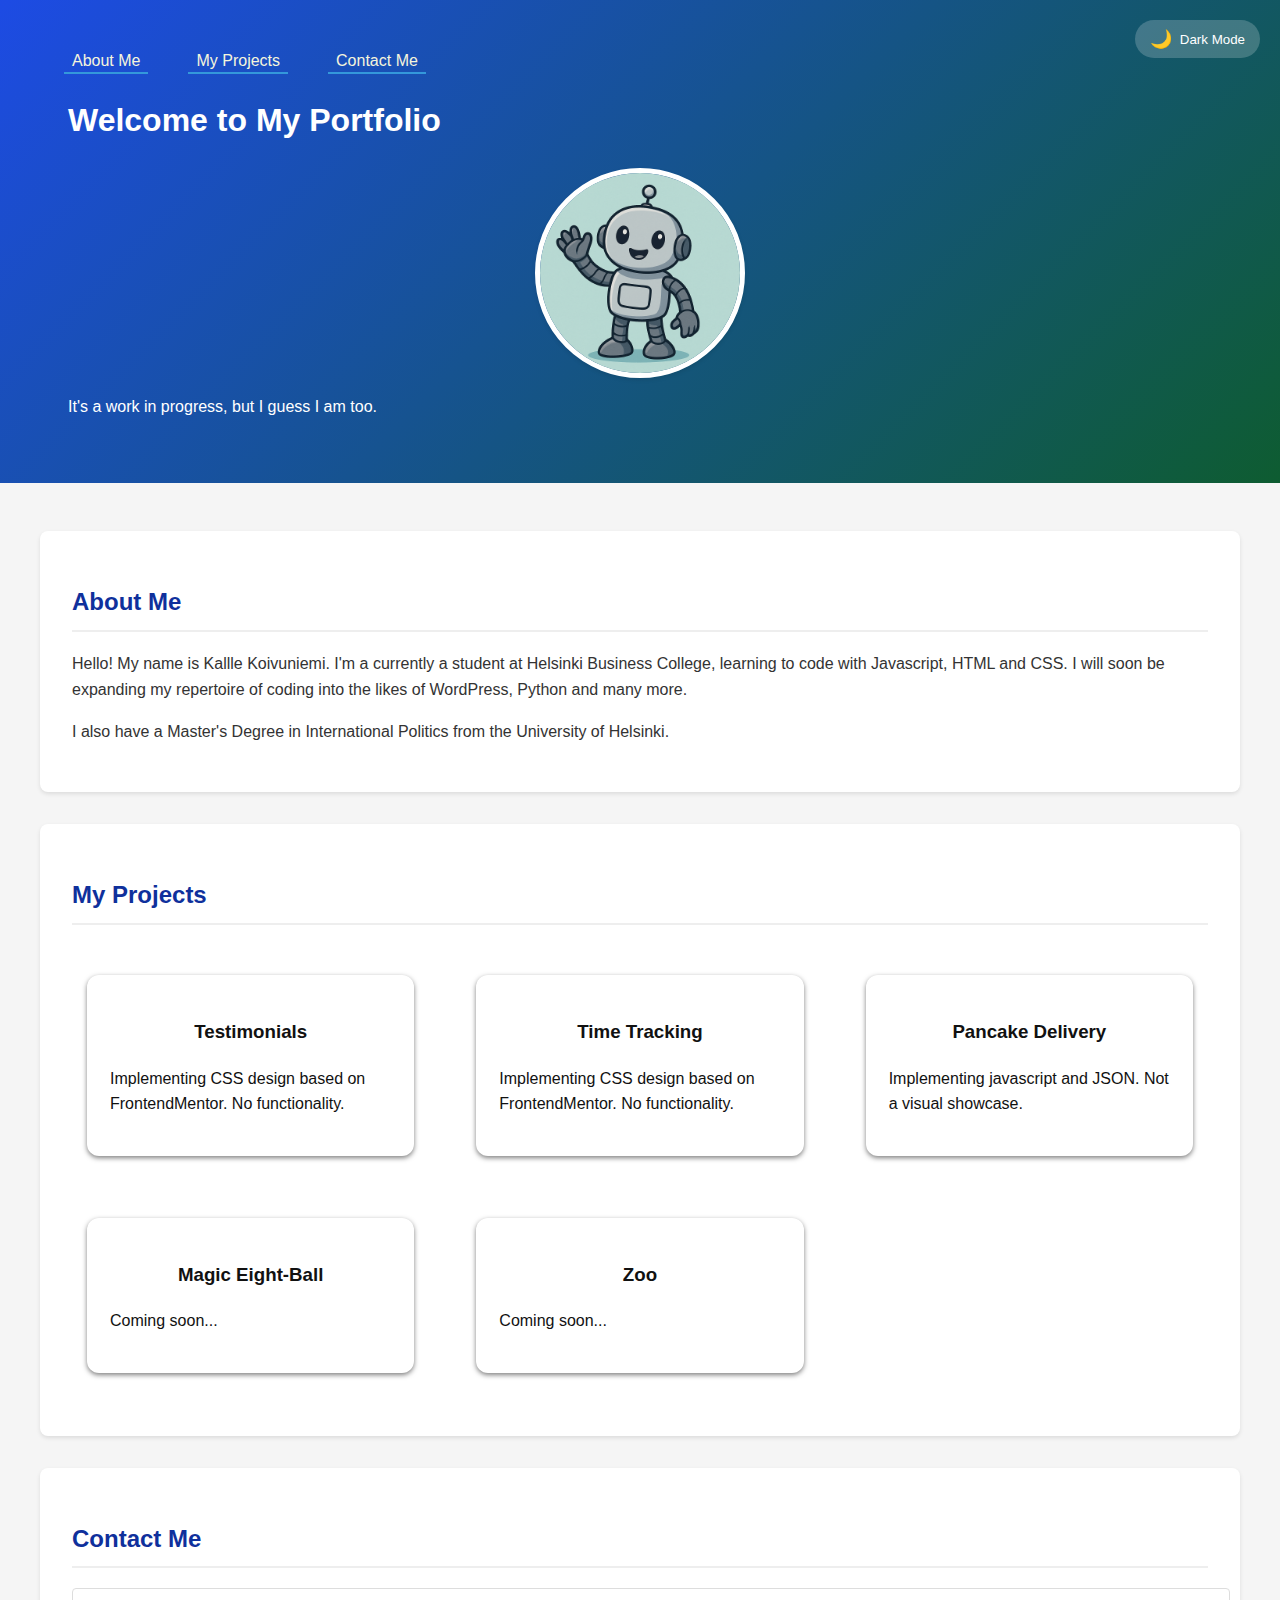
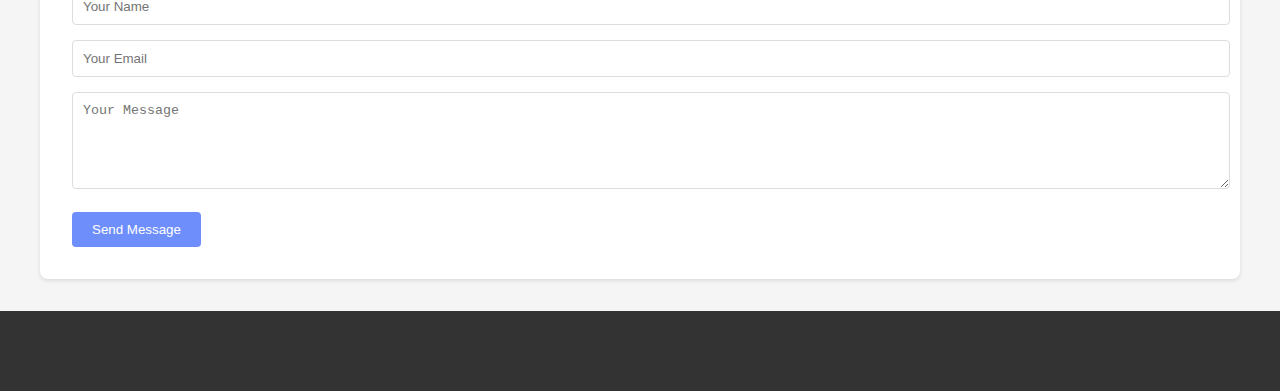
<file: index.html>
<!DOCTYPE html>
<html lang="en">
  <head>
    <meta charset="UTF-8" />
    <meta name="viewport" content="width=device-width, initial-scale=1.0" />
    <title>Kalle Koivuniemi's Portfolio</title>
    <link rel="icon" href="favicon.png" type="image/x-icon" />
    <link rel="stylesheet" href="styles.css" />
    <style></style>
  </head>
  <body>
    <header>
      <nav id="navbar">
        <div class="nav-item">
          <a class="navButton" href="#about">About Me</a>
          <div class="underline-box"></div>
        </div>

        <div class="nav-item">
          <a class="navButton" href="#projects">My Projects</a>
          <div class="underline-box"></div>
        </div>

        <div class="nav-item">
          <a class="navButton" href="#contact">Contact Me</a>
          <div class="underline-box"></div>
        </div>
      </nav>

      <button class="theme-toggle" id="themeToggle">
        <span class="toggle-icon">🌙</span>
        <span>Dark Mode</span>
      </button>

      <div class="container">
        <h1 class="animated-text">Welcome to My Portfolio</h1>
        <img
          src="images\ChatGPT Image May 13, 2025 at 12_47_36 PM.png"
          alt="Profile Image"
          class="profile-img"
        />
        <p>It's a work in progress, but I guess I am too.</p>
      </div>
    </header>

    <div class="container">
      <section id="about">
        <h2>About Me</h2>
        <p>
          Hello! My name is Kallle Koivuniemi. I'm a currently a student at
          Helsinki Business College, learning to code with Javascript, HTML and
          CSS. I will soon be expanding my repertoire of coding into the likes
          of WordPress, Python and many more.
        </p>
        <p>
          I also have a Master's Degree in International Politics from the
          University of Helsinki.
        </p>
      </section>

      <section id="projects">
        <h2>My Projects</h2>

        <div class="projects">
          <a
            href="testimonials-grid-section-main\testimonials-grid-section-main\index.html"
            ><div class="project-item">
              <div class="project-container"><h3>Testimonials</h3></div>
              <p class="project-description">
                Implementing CSS design based on FrontendMentor. No
                functionality.
              </p>
            </div></a
          >
          <a href="time-tracking-dashboard-main\index.html"
            ><div class="project-item">
              <div class="project-container"><h3>Time Tracking</h3></div>
              <p class="project-description">
                Implementing CSS design based on FrontendMentor. No
                functionality.
              </p>
            </div></a
          >

          <a href="pannukakku_vaihe3\pannukakku3.html"
            ><div class="project-item">
              <div class="project-container"><h3>Pancake Delivery</h3></div>
              <p class="project-description">
                Implementing javascript and JSON. Not a visual showcase.
              </p>
            </div></a
          >

          <div class="project-item">
            <div class="project-container"><h3>Magic Eight-Ball</h3></div>
            <p class="project-description">Coming soon...</p>
          </div>
          <div class="project-item">
            <div class="project-container"><h3>Zoo</h3></div>
            <p class="project-description">Coming soon...</p>
          </div>
        </div>
      </section>

      <section id="contact">
        <h2>Contact Me</h2>
        <form
          class="contact-form"
          onsubmit="event.preventDefault(); formSubmitted()"
        >
          <input type="text" placeholder="Your Name" required />
          <input type="email" placeholder="Your Email" required />
          <textarea rows="5" placeholder="Your Message" required></textarea>
          <button type="submit">Send Message</button>
        </form>
      </section>
    </div>

    <button id="backToTopBtn" style="display: none">⬆ Back to Top</button>

    <footer>
      <div class="container">
        <p></p>
      </div>
    </footer>

    <script>
      // submission form
      function formSubmitted() {
        alert(
          "Thank you for your message! This form doesn't actually submit data as this is a demo page."
        );
      }

      // dark theme toggle
      const themeToggle = document.getElementById("themeToggle");
      const toggleIcon = themeToggle.querySelector(".toggle-icon");
      const toggleText = themeToggle.querySelector("span:not(.toggle-icon)");

      const currentTheme =
        localStorage.getItem("theme") ||
        (window.matchMedia("(prefers-color-scheme: dark)").matches
          ? "dark"
          : "light");

      if (currentTheme === "dark") {
        document.body.classList.add("dark-mode");
        toggleIcon.textContent = "☀️";
        toggleText.textContent = "Light Mode";
      }

      themeToggle.addEventListener("click", () => {
        document.body.classList.toggle("dark-mode");
        const isDark = document.body.classList.contains("dark-mode");

        toggleIcon.textContent = isDark ? "☀️" : "🌙";
        toggleText.textContent = isDark ? "Light Mode" : "Dark Mode";

        localStorage.setItem("theme", isDark ? "dark" : "light");
      });

      // back to top button
      window.addEventListener("scroll", () => {
        if (window.scrollY > 300) {
          backToTopBtn.style.display = "block";
        } else {
          backToTopBtn.style.display = "none";
        }
      });

      backToTopBtn.addEventListener("click", () => {
        window.scrollTo({
          top: 0,
          behavior: "smooth",
        });
      });
    </script>
  </body>
</html>
</file>
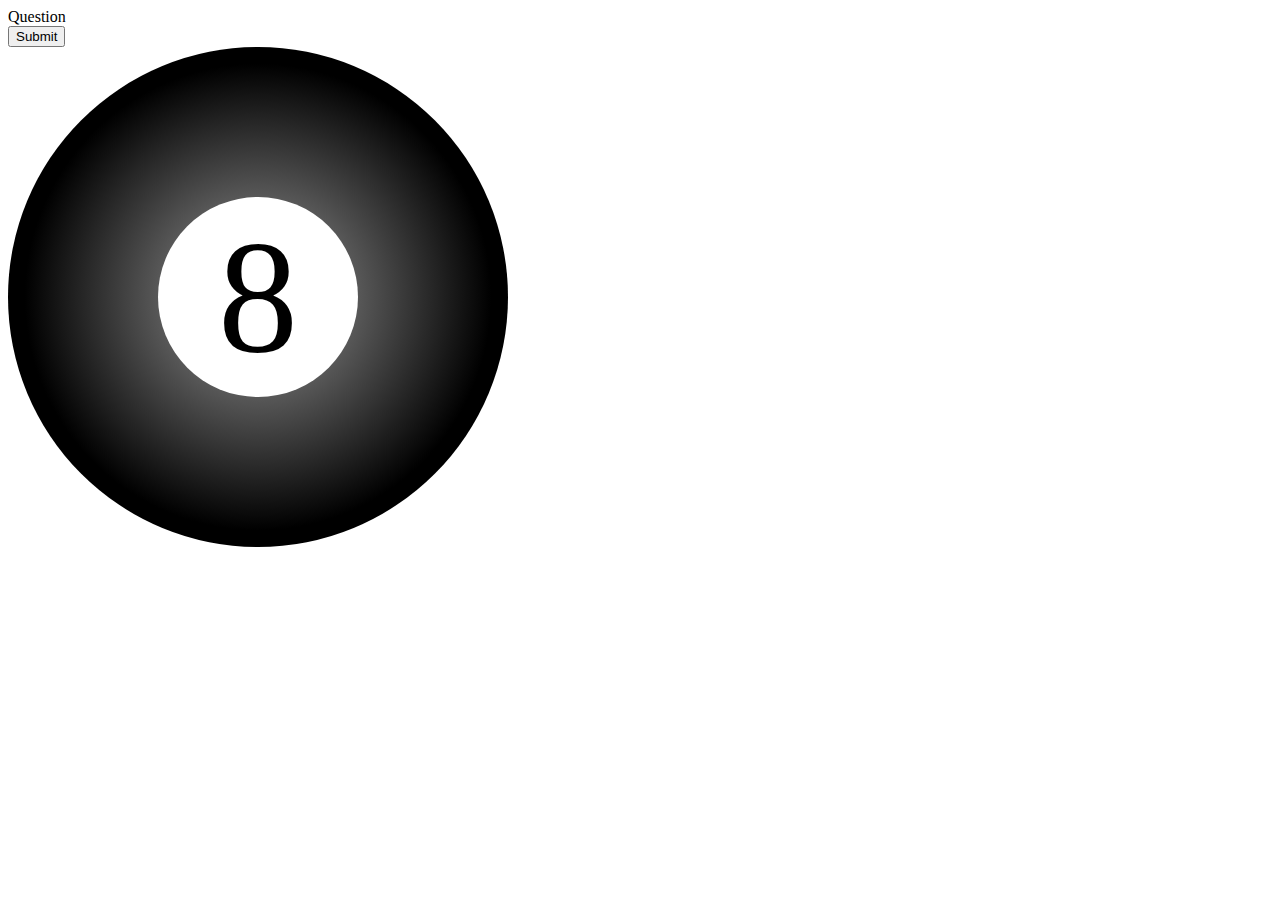
<file: magic 8ball/index.html>
<!DOCTYPE html>
<html lang="en">
  <head>
    <meta charset="UTF-8" />
    <meta name="viewport" content="width=device-width, initial-scale=1.0" />
    <title>Magic 8-ball</title>
    <link rel="stylesheet" href="styles.css" />
  </head>
  <body>
    <div id="question">Question</div>
    <button id="answerBtn">Submit</button>

    <span class="outer"><span class="inner">8</span></span>

    <script src="script.js"></script>
  </body>
</html>
</file>
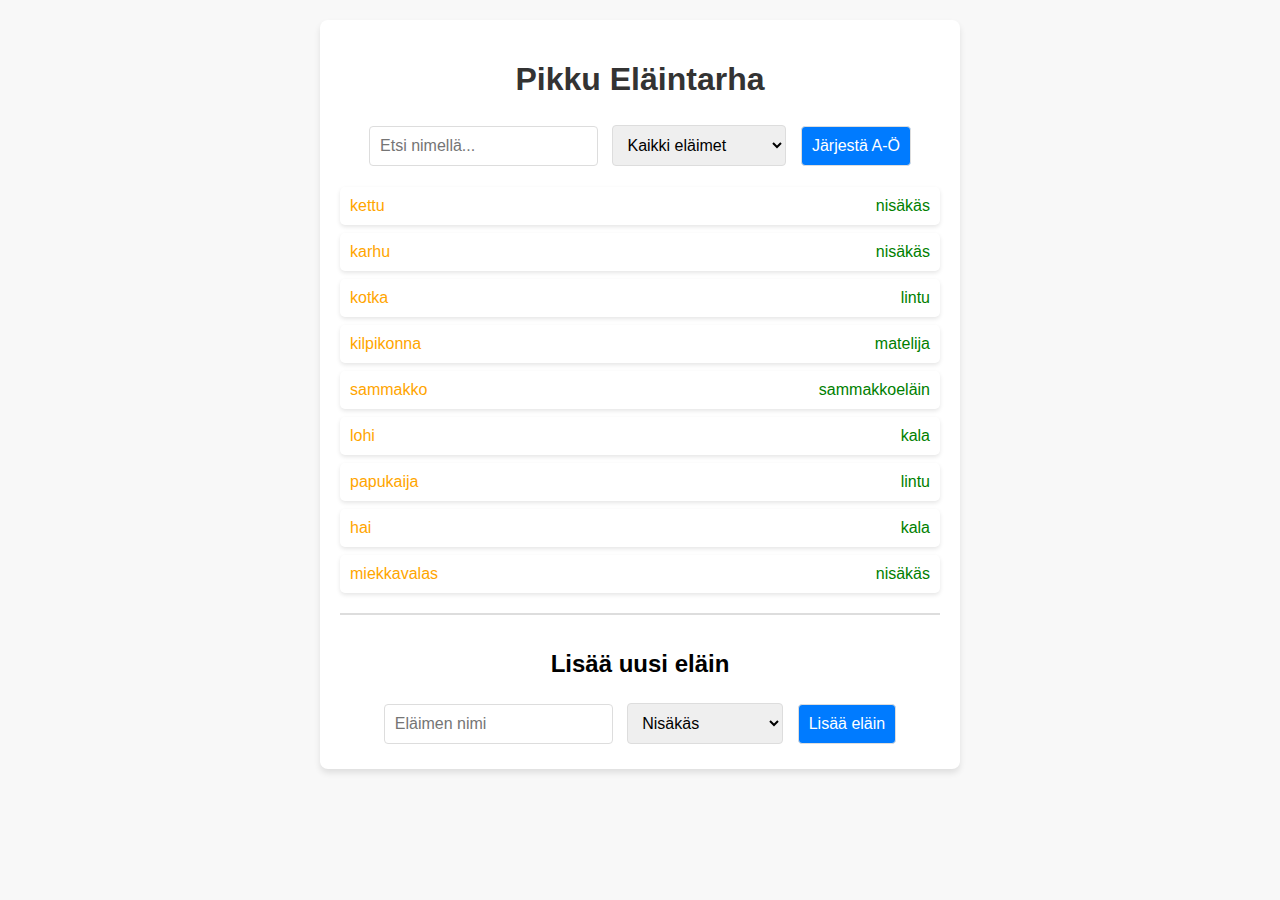
<file: pikku_eläintarha/index.html>
<!DOCTYPE html>
<html lang="fi">
  <head>
    <meta charset="UTF-8" />
    <meta name="viewport" content="width=device-width, initial-scale=1.0" />
    <title>Pikku Eläintarha</title>
    <link rel="icon" href="favicon.png" type="image/png" />
    <link rel="stylesheet" href="style.css" />
  </head>
  <body>
    <div class="container">
      <h1>Pikku Eläintarha</h1>

      <!-- Haku ja suodatus osio -->
      <div class="controls">
        <input type="text" id="searchAnimal" placeholder="Etsi nimellä..." />
        <select id="filterType">
          <option value="kaikki">Kaikki eläimet</option>
          <option value="nisäkäs">Nisäkkäät</option>
          <option value="lintu">Linnut</option>
          <option value="matelija">Matelijat</option>
          <option value="sammakkoeläin">Sammakkoeläimet</option>
          <option value="kala">Kalat</option>
        </select>
        <button id="sortAnimals">Järjestä A-Ö</button>
      </div>

      <!-- Eläinten listanäkymä -->
      <ul id="animalList"></ul>

      <!-- Uuden eläimen lisääminen -->
      <div class="add-animal">
        <h2>Lisää uusi eläin</h2>
        <input type="text" id="newAnimalName" placeholder="Eläimen nimi" />
        <select id="newAnimalType">
          <option value="Nisäkäs">Nisäkäs</option>
          <option value="Lintu">Lintu</option>
          <option value="Matelija">Matelija</option>
          <option value="Sammakkoeläin">Sammakkoeläin</option>
          <option value="Kala">Kala</option>
        </select>
        <button id="addAnimal">Lisää eläin</button>
      </div>
    </div>
    <script src="esimerkki.js"></script>
  </body>
</html>
</file>
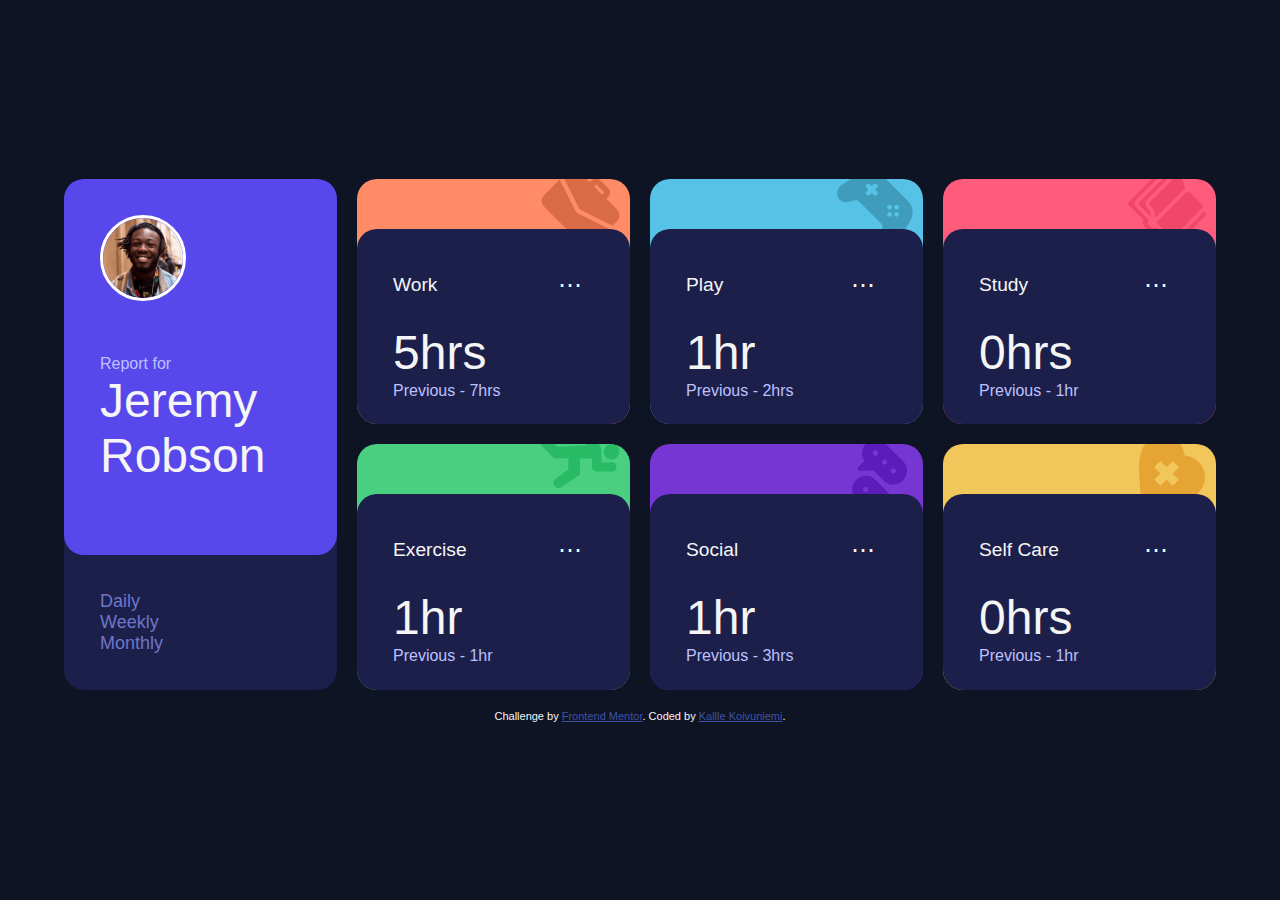
<file: time-tracking-dashboard-main/index.html>
<!DOCTYPE html>
<html lang="en">
  <head>
    <meta charset="UTF-8" />
    <meta name="viewport" content="width=device-width, initial-scale=1.0" />
    <!-- displays site properly based on user's device -->

    <link
      rel="icon"
      type="image/png"
      sizes="32x32"
      href="./images/favicon-32x32.png"
      href="images/"
      rel="preconnect"
      href="https://fonts.googleapis.com"
      rel="preconnect"
      href="https://fonts.gstatic.com"
      crossorigin
      href="https://fonts.googleapis.com/css2?family=Rubik:wght@300;400;500&display=swap"
      rel="stylesheet"
    />

    <title>Frontend Mentor | Time tracking dashboard</title>

    <!-- Feel free to remove these styles or customise in your own stylesheet 👍 -->
    <style>
      body {
        background: hsl(226, 43%, 10%);
        color: whitesmoke;
        font-size: 18px;
        font-weight: 400;
        font-family: "Rubik", sans-serif;
        min-height: 100vh;
        margin: 0;
        padding: 0;
        display: flex;
        justify-content: center;
        align-items: center;
        flex-direction: column;
      }
      .widgetsContainer {
        display: grid;
        grid-template-columns: repeat(4, 1fr);
        grid-template-rows: repeat(2, 1fr);
        gap: 20px;
        width: 90vw;
        max-width: 1400px;
        min-height: 50vh;
        margin-bottom: 20px;
      }

      /* main widget with client info*/

      .mainWidget {
        background: hsl(235, 46%, 20%);
        border-radius: 20px;

        display: flex;
        flex-direction: column;
        justify-content: flex-start;

        grid-column: 1 / 2;
        grid-row: 1 / 3;
      }

      .clientInfo {
        background-color: hsl(246, 80%, 60%);
        border-radius: 20px;
        padding: 2em;
        display: flex;
        flex-direction: column;
        flex-grow: 1;
        max-height: 400px;
        min-height: 200px;
      }

      .clientInfo img {
        position: relative;
        width: 80px;
        height: 80px;
        border-radius: 50%;
        border: 3px solid white;
      }
      .clientName {
        margin-top: 3em;
        margin-bottom: 2em;
      }
      .timeframes {
        display: flex;
        flex-direction: column;
        justify-content: space-around;
        flex-grow: 1;
        padding: 2em;
      }
      .timeframes span {
        color: hsl(235, 45%, 61%);
      }
      .timeframes span:hover {
        color: aliceblue;
        cursor: pointer;
      }

      .hoursDisplay {
        display: flex;
        flex-direction: column;
      }

      /*other widgets for activities*/

      .widgets {
        position: relative;
        border-radius: 20px;
        min-height: 200px;
        display: flex;
        overflow: hidden;
        margin: 0;
      }
      .widgetsDisplay {
        background-color: hsl(235, 46%, 20%);
        position: absolute;
        display: flex;
        flex-direction: column;
        justify-content: space-around;
        flex-grow: 1;
        padding: 2em;
        border-top-left-radius: 20px;
        border-top-right-radius: 20px;
        top: 50px;
        left: 0;
        right: 0;
        bottom: 0;
      }
      .widgets:hover .widgetsDisplay {
        background-color: hsl(235, 45%, 61%);
        cursor: pointer;
      }

      /* background colors for widgets */

      #work {
        background-color: hsl(15, 100%, 70%);
      }
      #play {
        background-color: hsl(195, 74%, 62%);
      }
      #study {
        background-color: hsl(348, 100%, 68%);
      }
      #exercise {
        background-color: hsl(145, 58%, 55%);
      }
      #social {
        background-color: hsl(264, 64%, 52%);
      }
      #selfCare {
        background-color: hsl(43, 84%, 65%);
      }
      .cornerIcon {
        position: absolute;
        top: -10px;
        right: 10px;
      }

      /* attributes*/

      .attribution {
        font-size: 11px;
        text-align: center;
      }
      .attribution a {
        color: hsl(228, 45%, 44%);
      }
      .clientName .smallText {
        display: block;
      }
      .smallText {
        color: hsl(236, 100%, 87%);
        font-weight: 300;
        font-size: 1rem;
      }
      .regularText {
        font-weight: 400;
        font-size: 1.5rem;
      }
      .largeText {
        font-weight: 500;
        font-size: 3rem;
      }

      .title-row {
        display: flex;
        justify-content: space-between;
        align-items: center;
        margin-bottom: 20px;
      }

      .activityTitle {
        font-weight: 500;
        font-size: 1.2rem;
      }

      .settings-button {
        background: none;
        border: none;
        font-size: 24px;
        cursor: pointer;
        padding: 8px 12px;
        color: aliceblue;
        line-height: 1;
      }

      /*mobile settings*/

      @media (max-width: 768px) {
        body {
          padding: 20px;
          align-items: stretch;
        }

        .widgetsContainer {
          display: flex;
          flex-direction: column;
          gap: 20px;
          width: 100%;
          max-width: 100%;
          min-height: auto;
        }

        .mainWidget {
          grid-column: unset;
          grid-row: unset;
          min-height: auto;
        }

        .clientInfo {
          flex-direction: row;
          align-items: center;
          gap: 20px;
          min-height: auto;
          max-height: none;
          padding: 1.5em;
        }

        .clientInfo img {
          width: 60px;
          height: 60px;
          margin: 0;
        }

        .clientName {
          margin: 0;
        }

        .clientName .largeText {
          font-size: 1.5rem;
        }

        .timeframes {
          flex-direction: row;
          justify-content: space-between;
          padding: 1.5em;
        }

        .widgets {
          min-height: 200px;
        }

        .widgetsDisplay {
          padding: 1.5em;
        }

        .largeText {
          font-size: 2rem;
        }

        .hoursDisplay {
          display: flex;
          flex-direction: row;
          justify-content: space-between;
          align-items: center;
        }
      }
    </style>
  </head>
  <body>
    <div class="widgetsContainer">
      <!-- main widget -->
      <div class="mainWidget">
        <div class="clientInfo">
          <img
            src="images/image-jeremy.png"
            alt="Jeremy Robson profile picture"
          />
          <div class="clientName">
            <span class="smallText">Report for</span>
            <span class="largeText">Jeremy Robson</span>
          </div>
        </div>
        <div class="timeframes">
          <span>Daily</span>
          <span>Weekly</span>
          <span>Monthly</span>
        </div>
      </div>

      <!-- work widget -->
      <div class="widgets" id="work">
        <img src="images/icon-work.svg" alt="work icon" class="cornerIcon" />
        <div class="widgetsDisplay">
          <div class="title-row">
            <div class="activityTitle">Work</div>
            <button class="settings-button">⋯</button>
          </div>
          <div class="hoursDisplay">
            <div class="currentHours"><span class="largeText">5hrs</span></div>
            <div class="previousHours">
              <span class="smallText">Previous - 7hrs</span>
            </div>
          </div>
        </div>
      </div>

      <!-- work widget -->
      <div class="widgets" id="play">
        <img src="images/icon-play.svg" alt="play icon" class="cornerIcon" />
        <div class="widgetsDisplay">
          <div class="title-row">
            <div class="activityTitle">Play</div>
            <button class="settings-button">⋯</button>
          </div>
          <div class="hoursDisplay">
            <div class="currentHours"><span class="largeText">1hr</span></div>
            <div class="previousHours">
              <span class="smallText">Previous - 2hrs</span>
            </div>
          </div>
        </div>
      </div>

      <!-- study sidget -->
      <div class="widgets" id="study">
        <img src="images/icon-study.svg" alt="study icon" class="cornerIcon" />
        <div class="widgetsDisplay">
          <div class="title-row">
            <div class="activityTitle">Study</div>
            <button class="settings-button">⋯</button>
          </div>
          <div class="hoursDisplay">
            <div class="currentHours"><span class="largeText">0hrs</span></div>
            <div class="previousHours">
              <span class="smallText">Previous - 1hr</span>
            </div>
          </div>
        </div>
      </div>

      <!-- exercise widget -->
      <div class="widgets" id="exercise">
        <img
          src="images/icon-exercise.svg"
          alt="exercise icon"
          class="cornerIcon"
        />
        <div class="widgetsDisplay">
          <div class="title-row">
            <div class="activityTitle">Exercise</div>
            <button class="settings-button">⋯</button>
          </div>
          <div class="hoursDisplay">
            <div class="currentHours"><span class="largeText">1hr</span></div>
            <div class="previousHours">
              <span class="smallText">Previous - 1hr</span>
            </div>
          </div>
        </div>
      </div>

      <!-- social widget -->
      <div class="widgets" id="social">
        <img
          src="images/icon-social.svg"
          alt="social icon"
          class="cornerIcon"
        />
        <div class="widgetsDisplay">
          <div class="title-row">
            <div class="activityTitle">Social</div>
            <button class="settings-button">⋯</button>
          </div>
          <div class="hoursDisplay">
            <div class="currentHours"><span class="largeText">1hr</span></div>
            <div class="previousHours">
              <span class="smallText">Previous - 3hrs</span>
            </div>
          </div>
        </div>
      </div>

      <!-- self care widget -->
      <div class="widgets" id="selfCare">
        <img
          src="images/icon-self-care.svg"
          alt="self care icon"
          class="cornerIcon"
        />
        <div class="widgetsDisplay">
          <div class="title-row">
            <div class="activityTitle">Self Care</div>
            <button class="settings-button">⋯</button>
          </div>
          <div class="hoursDisplay">
            <div class="currentHours"><span class="largeText">0hrs</span></div>
            <div class="previousHours">
              <span class="smallText">Previous - 1hr</span>
            </div>
          </div>
        </div>
      </div>
    </div>
    <div class="attribution">
      Challenge by
      <a href="https://www.frontendmentor.io?ref=challenge" target="_blank"
        >Frontend Mentor</a
      >. Coded by <a href="#">Kallle Koivuniemi</a>.
    </div>
  </body>
</html>
</file>
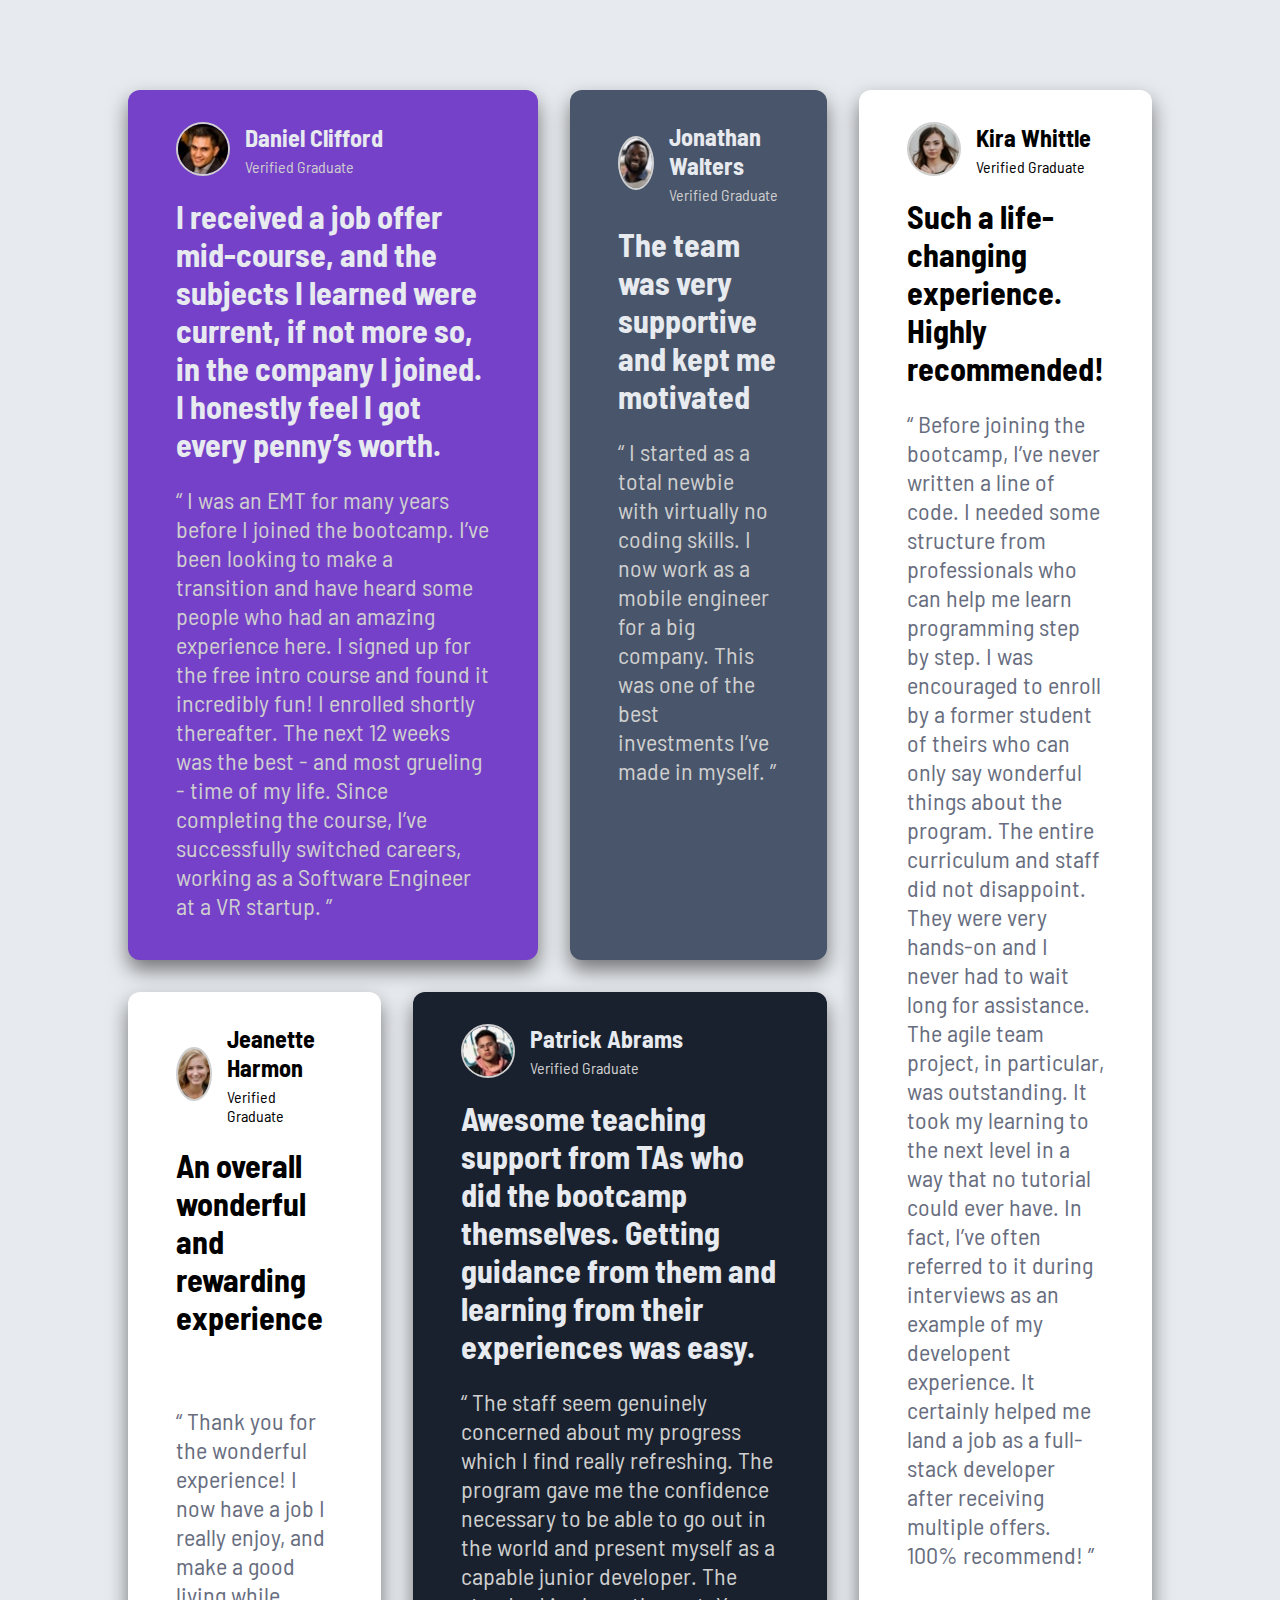
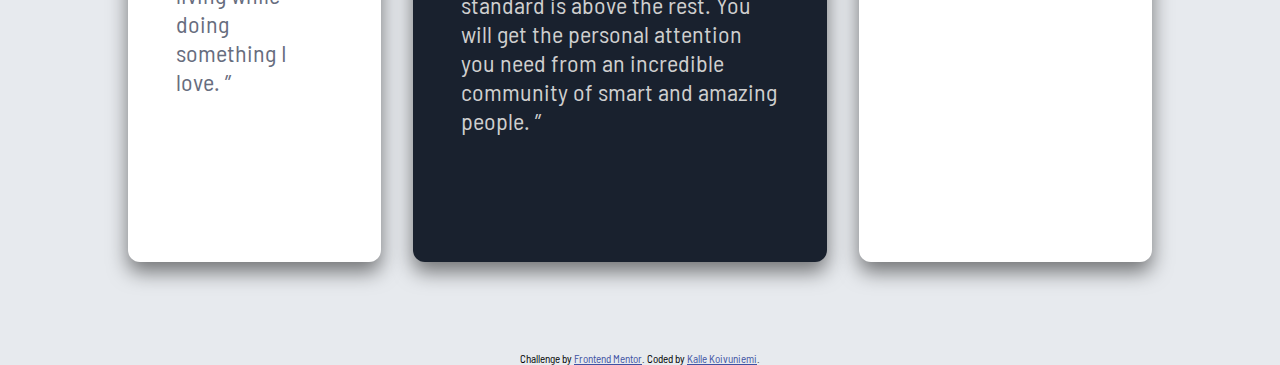
<file: testimonials-grid-section-main/testimonials-grid-section-main/index.html>
<!DOCTYPE html>
<html lang="en">
  <head>
    <meta charset="UTF-8" />
    <meta name="viewport" content="width=device-width, initial-scale=1.0" />
    <!-- displays site properly based on user's device -->

    <link
      rel="icon"
      type="image/png"
      sizes="32x32"
      href="./images/favicon-32x32.png"
    />

    <link rel="preconnect" href="https://fonts.googleapis.com" />
    <link rel="preconnect" href="https://fonts.gstatic.com" crossorigin />
    <link
      href="https://fonts.googleapis.com/css2?family=Barlow+Semi+Condensed:ital,wght@0,100;0,200;0,300;0,400;0,500;0,600;0,700;0,800;0,900;1,100;1,200;1,300;1,400;1,500;1,600;1,700;1,800;1,900&display=swap"
      rel="stylesheet"
    />

    <title>Frontend Mentor | [Challenge Name Here]</title>

    <!-- Feel free to remove these styles or customise in your own stylesheet 👍 -->
    <style>
      .attribution {
        font-size: 11px;
        text-align: center;
      }
      .attribution a {
        color: hsl(228, 45%, 44%);
      }

      body {
        background-color: hsl(214, 17%, 92%);
        margin: 0;
        display: flex;
        flex-direction: column;
        justify-content: center;
        align-items: center;
        min-height: 100vh;
        font-family: "Barlow Semi Condensed", sans-serif;
      }
      .main-container {
        margin: 10vh 10vw;
        display: grid;
        grid-template-columns: repeat(4, 1fr);
        grid-template-rows: repeat(2, 1fr);
        gap: 2rem;
      }

      .container {
        border-radius: 12px;
        padding: 2rem 3rem 1rem 3rem;
        box-shadow: 0 10px 20px rgba(0, 0, 0, 0.5);
        display: flex;
        flex-direction: column;
      }

      #daniel h1,
      #daniel h2,
      #jonathan h1,
      #jonathan h2,
      #patrick h1,
      #patrick h2 {
        color: hsl(214, 17%, 92%);
      }

      #daniel p,
      #jonathan p,
      #patrick p {
        color: hsl(0, 0%, 81%);
      }

      .id {
        display: flex;
        align-items: center;
      }

      .image-container {
        width: 50px;
        height: 50px;
        border-radius: 50%;
        overflow: hidden;
        margin-right: 15px;
        border: 2px solid hsl(0, 0%, 81%);
      }

      .image-container img {
        width: 100%;
        height: 100%;
        object-fit: cover;
      }

      .id-text h2 {
        margin-top: 0;
        margin-bottom: 5px;
      }

      .id-text p {
        margin: 0;
      }

      .testimony {
        text-align: left;
        font-size: x-large;
        margin-top: 0;
        color: hsl(224, 10%, 45%);
      }

      #jeanette .testimony {
        margin-top: 3rem;
      }

      #daniel {
        background-color: hsl(263, 55%, 52%);
        background-image: url(images/bg-pattern-quotation.svg);
        background-repeat: no-repeat;
        background-size: 18%;
        background-position: 550px 0;
        grid-column: 1/3;
        grid-row: 1/2;
      }

      #jonathan {
        background-color: hsl(217, 19%, 35%);
        grid-column: 3/4;
        grid-row: 1/2;
      }
      #jeanette {
        background-color: hsl(0, 0%, 100%);
        grid-column: 1/2;
        grid-row: 2/3;
      }
      #patrick {
        background-color: hsl(219, 29%, 14%);
        grid-column: 2/4;
        grid-row: 2/3;
      }
      #kira {
        background-color: hsl(0, 0%, 100%);
        grid-column: 4/5;
        grid-row: 1/3;
      }
      #background-image {
        transform: scale(0.2);
      }
    </style>
  </head>
  <body>
    <div class="main-container">
      <div id="daniel" class="container">
        <div class="id">
          <div class="image-container">
            <img src="images/image-daniel.jpg" alt="" />
          </div>
          <div class="id-text">
            <h2>Daniel Clifford</h2>
            <p>Verified Graduate</p>
          </div>
        </div>

        <h1>
          I received a job offer mid-course, and the subjects I learned were
          current, if not more so, in the company I joined. I honestly feel I
          got every penny’s worth.
        </h1>

        <p class="testimony">
          “ I was an EMT for many years before I joined the bootcamp. I’ve been
          looking to make a transition and have heard some people who had an
          amazing experience here. I signed up for the free intro course and
          found it incredibly fun! I enrolled shortly thereafter. The next 12
          weeks was the best - and most grueling - time of my life. Since
          completing the course, I’ve successfully switched careers, working as
          a Software Engineer at a VR startup. ”
        </p>
      </div>

      <div id="jonathan" class="container">
        <div class="id">
          <div class="image-container">
            <img src="images/image-jonathan.jpg" alt="" />
          </div>
          <div class="id-text">
            <h2>Jonathan Walters</h2>
            <p>Verified Graduate</p>
          </div>
        </div>
        <h1>The team was very supportive and kept me motivated</h1>
        <p class="testimony">
          “ I started as a total newbie with virtually no coding skills. I now
          work as a mobile engineer for a big company. This was one of the best
          investments I’ve made in myself. ”
        </p>
      </div>

      <div id="jeanette" class="container">
        <div class="id">
          <div class="image-container">
            <img src="images/image-jeanette.jpg" alt="" />
          </div>
          <div class="id-text">
            <h2>Jeanette Harmon</h2>
            <p>Verified Graduate</p>
          </div>
        </div>
        <h1>An overall wonderful and rewarding experience</h1>
        <p class="testimony">
          “ Thank you for the wonderful experience! I now have a job I really
          enjoy, and make a good living while doing something I love. ”
        </p>
      </div>

      <div id="patrick" class="container">
        <div class="id">
          <div class="image-container">
            <img src="images/image-patrick.jpg" alt="" />
          </div>
          <div class="id-text">
            <h2>Patrick Abrams</h2>
            <p>Verified Graduate</p>
          </div>
        </div>

        <h1>
          Awesome teaching support from TAs who did the bootcamp themselves.
          Getting guidance from them and learning from their experiences was
          easy.
        </h1>
        <p class="testimony">
          “ The staff seem genuinely concerned about my progress which I find
          really refreshing. The program gave me the confidence necessary to be
          able to go out in the world and present myself as a capable junior
          developer. The standard is above the rest. You will get the personal
          attention you need from an incredible community of smart and amazing
          people. ”
        </p>
      </div>

      <div id="kira" class="container">
        <div class="id">
          <div class="image-container">
            <img src="images/image-kira.jpg" alt="" />
          </div>
          <div class="id-text">
            <h2>Kira Whittle</h2>
            <p>Verified Graduate</p>
          </div>
        </div>

        <h1>Such a life-changing experience. Highly recommended!</h1>
        <p class="testimony">
          “ Before joining the bootcamp, I’ve never written a line of code. I
          needed some structure from professionals who can help me learn
          programming step by step. I was encouraged to enroll by a former
          student of theirs who can only say wonderful things about the program.
          The entire curriculum and staff did not disappoint. They were very
          hands-on and I never had to wait long for assistance. The agile team
          project, in particular, was outstanding. It took my learning to the
          next level in a way that no tutorial could ever have. In fact, I’ve
          often referred to it during interviews as an example of my developent
          experience. It certainly helped me land a job as a full-stack
          developer after receiving multiple offers. 100% recommend! ”
        </p>
      </div>
    </div>
    <div class="attribution">
      Challenge by
      <a href="https://www.frontendmentor.io?ref=challenge" target="_blank"
        >Frontend Mentor</a
      >. Coded by <a href="#">Kalle Koivuniemi</a>.
    </div>
  </body>
</html>
</file>
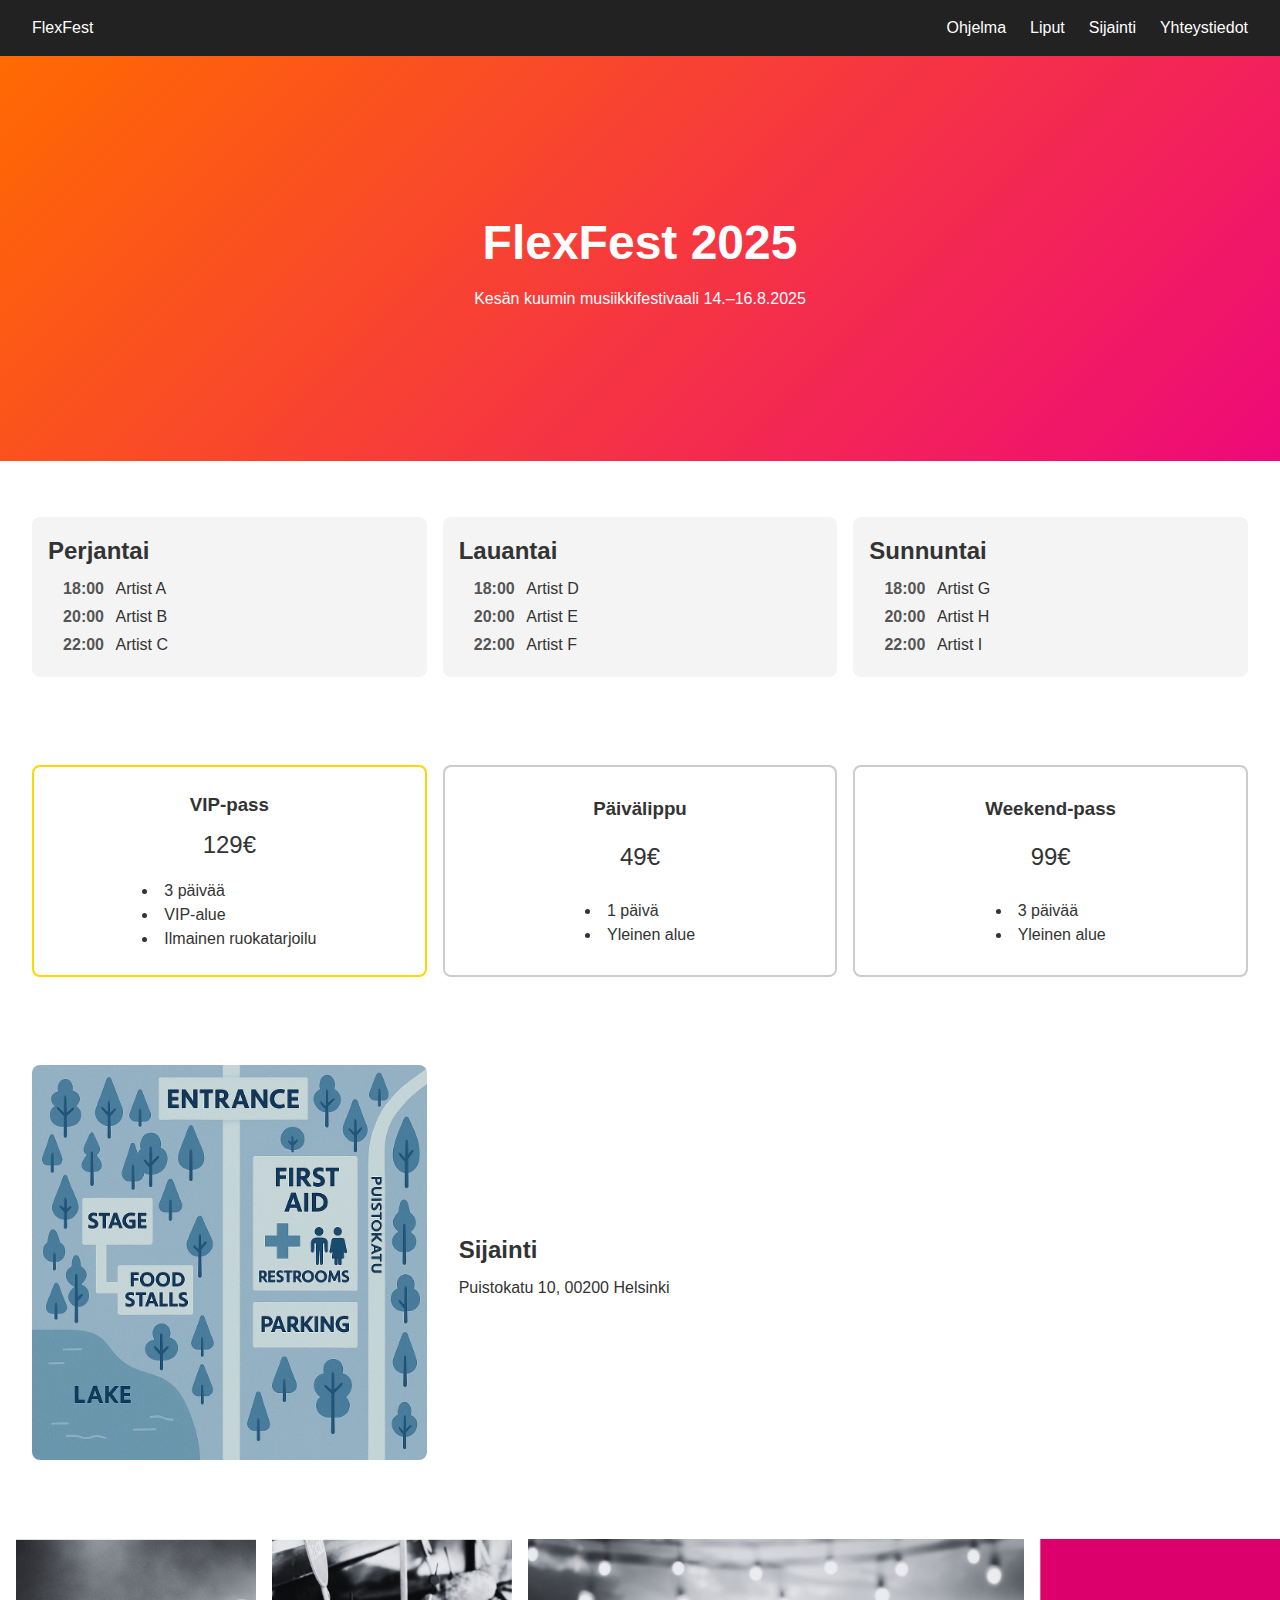
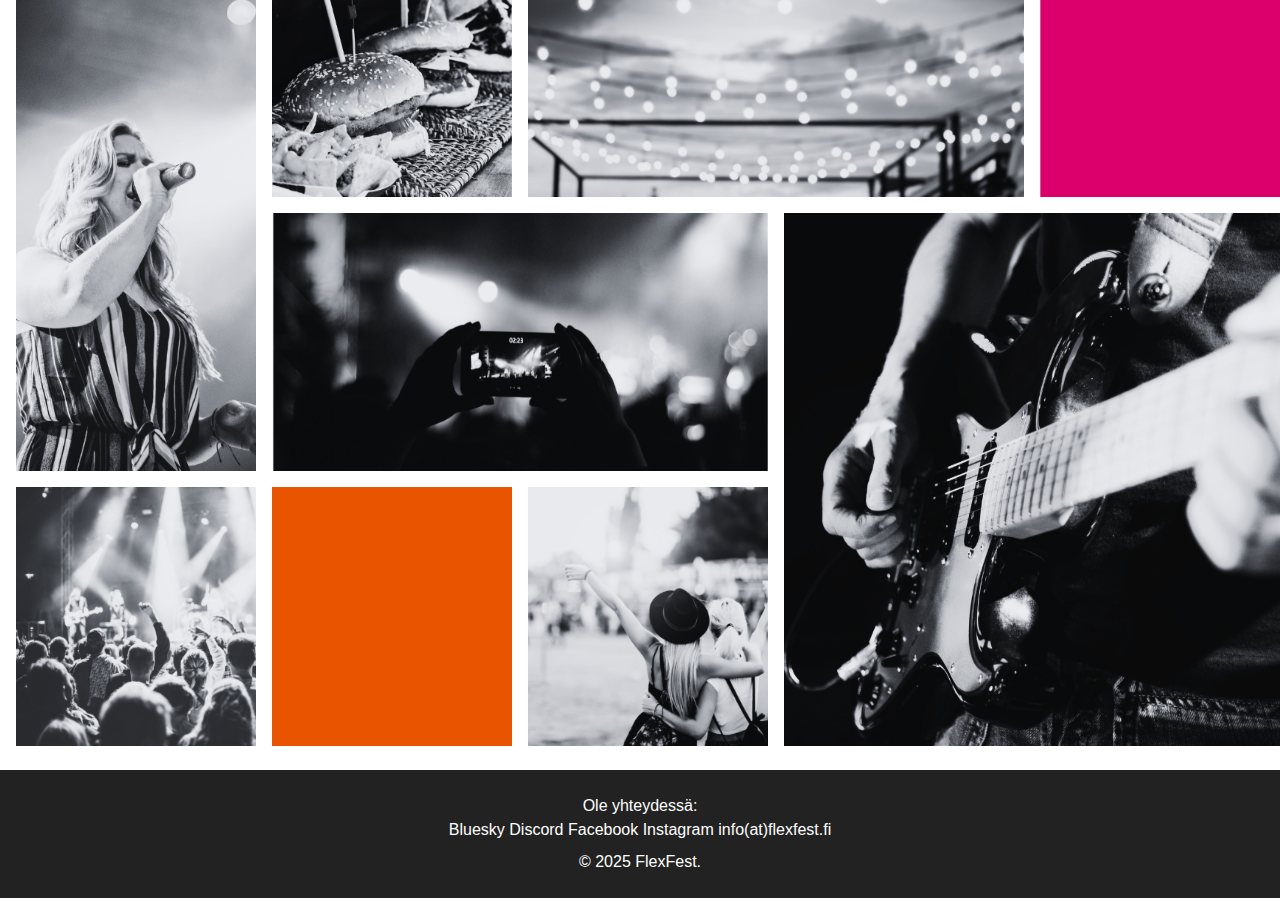
<file: flexfest/flexfest.html>
<!DOCTYPE html>
<html lang="fi">
  <head>
    <meta charset="UTF-8" />
    <meta name="viewport" content="width=device-width, initial-scale=1.0" />
    <title>FlexFest 2025</title>
    <link rel="stylesheet" href="style.css" />
  </head>
  <body>
    <!-- HEADER & NAV -->
    <header class="header">
      <div class="logo">FlexFest</div>
      <nav class="nav">
        <a href="#ohjelma">Ohjelma</a>
        <a href="#liput">Liput</a>
        <a href="#sijainti">Sijainti</a>
        <a href="#yhteys">Yhteystiedot</a>
      </nav>
    </header>

    <main>
      <!-- HERO -->
      <section class="hero">
        <h1>FlexFest 2025</h1>
        <p>Kesän kuumin musiikkifestivaali 14.–16.8.2025</p>
      </section>

      <!-- OHJELMAKALENTERI -->
      <section id="ohjelma" class="calendar">
        <article class="day-card">
          <h2>Perjantai</h2>
          <div class="artist"><span class="time">18:00</span> Artist A</div>
          <div class="artist"><span class="time">20:00</span> Artist B</div>
          <div class="artist"><span class="time">22:00</span> Artist C</div>
        </article>
        <article class="day-card">
          <h2>Lauantai</h2>
          <div class="artist"><span class="time">18:00</span> Artist D</div>
          <div class="artist"><span class="time">20:00</span> Artist E</div>
          <div class="artist"><span class="time">22:00</span> Artist F</div>
        </article>
        <article class="day-card">
          <h2>Sunnuntai</h2>
          <div class="artist"><span class="time">18:00</span> Artist G</div>
          <div class="artist"><span class="time">20:00</span> Artist H</div>
          <div class="artist"><span class="time">22:00</span> Artist I</div>
        </article>
      </section>

      <!-- LIPPUPAKETIT -->
      <section id="liput" class="tickets">
        <article class="ticket-card">
          <h3>Päivälippu</h3>
          <p>49€</p>
          <ul>
            <li>1 päivä</li>
            <li>Yleinen alue</li>
          </ul>
        </article>
        <article class="ticket-card vip">
          <h3>VIP-pass</h3>
          <p>129€</p>
          <ul>
            <li>3 päivää</li>
            <li>VIP-alue</li>
            <li>Ilmainen ruokatarjoilu</li>
          </ul>
        </article>
        <article class="ticket-card">
          <h3>Weekend-pass</h3>
          <p>99€</p>
          <ul>
            <li>3 päivää</li>
            <li>Yleinen alue</li>
          </ul>
        </article>
      </section>

      <!-- SIJAINTI -->
      <section id="sijainti" class="location">
        <aside class="map">
          <img src="festivaalialue.png" alt="Kartta festivaalialueesta" />
        </aside>
        <div class="address">
          <h2>Sijainti</h2>
          <p>Puistokatu 10, 00200 Helsinki</p>
        </div>
      </section>
    </main>
    <section class="gallery-grid">
      <img src="section/kuva1.png" alt="Image 1" class="item item1" />
      <img src="section/kuva2.png" alt="Image 2" class="item item2" />
      <img src="section/kuva3.png" alt="Image 3" class="item item3" />
      <img src="section/kuva4.png" alt="Image 4" class="item item4" />
      <img src="section/kuva5.png" alt="Image 5" class="item item5" />
      <img src="section/kuva6.png" alt="Image 6" class="item item6" />
      <img src="section/kuva7.png" alt="Image 7" class="item item7" />
      <img src="section/kuva8.png" alt="Image 8" class="item item8" />
      <img src="section/kuva9.png" alt="Image 9" class="item item9" />
    </section>
    <!-- FOOTER -->
    <footer class="footer" id="yhteys">
      Ole yhteydessä:
      <div class="social">
        <a href="#">Bluesky </a>
        <a href="#">Discord</a>
        <a href="#">Facebook</a>
        <a href="#">Instagram</a>
        <a href="#">info(at)flexfest.fi</a>
      </div>
      <p>© 2025 FlexFest.</p>
    </footer>
  </body>
</html>
</file>
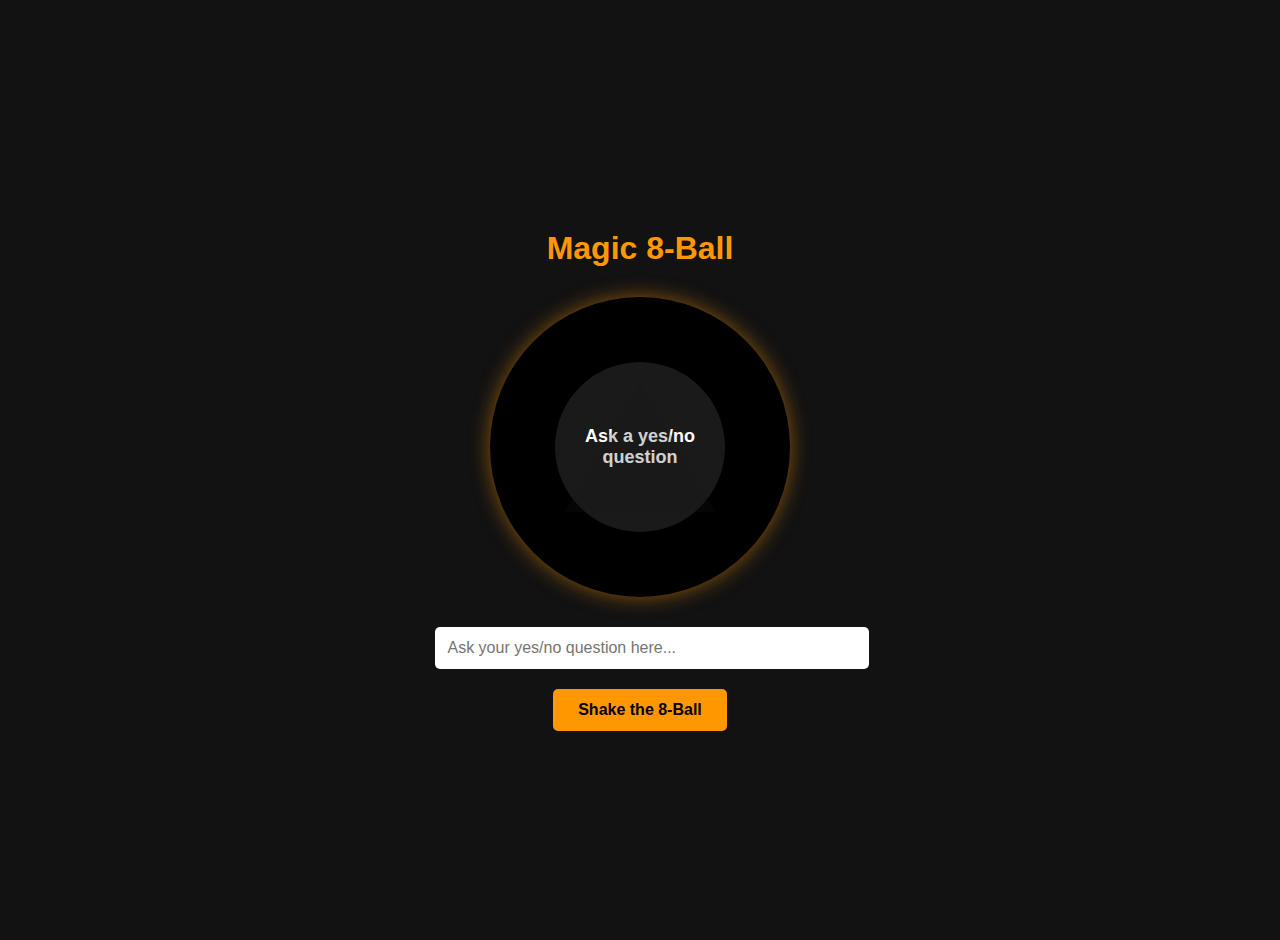
<file: magic 8ball/8ball_esimerkki.html>
<!DOCTYPE html>
<html lang="en">
  <head>
    <meta charset="UTF-8" />
    <meta name="viewport" content="width=device-width, initial-scale=1.0" />
    <title>Magic 8-Ball</title>
    <style>
      body {
        font-family: Arial, sans-serif;
        background-color: #121212;
        color: white;
        display: flex;
        flex-direction: column;
        align-items: center;
        justify-content: center;
        height: 100vh;
        margin: 0;
        padding: 20px;
      }

      .container {
        text-align: center;
        max-width: 500px;
      }

      h1 {
        color: #ff9800;
        margin-bottom: 30px;
      }

      .eight-ball {
        width: 300px;
        height: 300px;
        background-color: black;
        border-radius: 50%;
        display: flex;
        align-items: center;
        justify-content: center;
        margin: 0 auto 30px;
        position: relative;
        box-shadow: 0 0 20px rgba(255, 152, 0, 0.5);
      }

      .eight-ball-inner {
        width: 150px;
        height: 150px;
        background-color: #1a1a1a;
        border-radius: 50%;
        display: flex;
        align-items: center;
        justify-content: center;
        color: white;
        font-weight: bold;
        text-align: center;
        padding: 10px;
        font-size: 18px;
      }

      .question-input {
        width: 100%;
        padding: 12px;
        margin-bottom: 20px;
        border-radius: 5px;
        border: none;
        font-size: 16px;
      }

      .shake-btn {
        background-color: #ff9800;
        color: black;
        border: none;
        padding: 12px 25px;
        font-size: 16px;
        border-radius: 5px;
        cursor: pointer;
        font-weight: bold;
        transition: background-color 0.3s;
      }

      .shake-btn:hover {
        background-color: #ffb74d;
      }

      .shake {
        animation: shake 0.5s;
      }

      @keyframes shake {
        0% {
          transform: translate(0, 0) rotate(0deg);
        }
        20% {
          transform: translate(-10px, 0) rotate(-5deg);
        }
        40% {
          transform: translate(10px, 0) rotate(5deg);
        }
        60% {
          transform: translate(-10px, 0) rotate(-5deg);
        }
        80% {
          transform: translate(10px, 0) rotate(5deg);
        }
        100% {
          transform: translate(0, 0) rotate(0deg);
        }
      }

      .triangle {
        width: 0;
        height: 0;
        border-left: 75px solid transparent;
        border-right: 75px solid transparent;
        border-bottom: 130px solid #1a1a1a;
        position: absolute;
        top: 50%;
        left: 50%;
        transform: translate(-50%, -50%);
        opacity: 0.2;
      }
    </style>
  </head>
  <body>
    <div class="container">
      <h1>Magic 8-Ball</h1>

      <div class="eight-ball" id="eightBall">
        <div class="triangle"></div>
        <div class="eight-ball-inner" id="answer">Ask a yes/no question</div>
      </div>

      <input
        type="text"
        class="question-input"
        id="question"
        placeholder="Ask your yes/no question here..."
      />
      <button class="shake-btn" id="shakeBtn">Shake the 8-Ball</button>
    </div>

    <script>
      const answers = [
        "It is certain.",
        "It is decidedly so.",
        "Without a doubt.",
        "Yes - definitely.",
        "You may rely on it.",
        "As I see it, yes.",
        "Most likely.",
        "Outlook good.",
        "Yes.",
        "Signs point to yes.",
        "Reply hazy, try again.",
        "Ask again later.",
        "Better not tell you now.",
        "Cannot predict now.",
        "Concentrate and ask again.",
        "Don't count on it.",
        "My reply is no.",
        "My sources say no.",
        "Outlook not so good.",
        "Very doubtful.",
      ];

      const eightBall = document.getElementById("eightBall");
      const answerElement = document.getElementById("answer");
      const questionInput = document.getElementById("question");
      const shakeBtn = document.getElementById("shakeBtn");

      shakeBtn.addEventListener("click", function () {
        if (questionInput.value.trim() === "") {
          alert("Please ask a question first!");
          return;
        }

        // Add shake animation
        eightBall.classList.add("shake");

        // Clear the answer during the shake
        answerElement.textContent = "";

        // Remove the shake class after animation completes
        setTimeout(function () {
          eightBall.classList.remove("shake");

          // Get a random answer
          const randomIndex = Math.floor(Math.random() * answers.length);
          answerElement.textContent = answers[randomIndex];

          // Change color based on positive/negative answer
          if (randomIndex < 10) {
            answerElement.style.color = "#4CAF50"; // Green for positive
          } else if (randomIndex < 15) {
            answerElement.style.color = "#FFC107"; // Yellow for neutral
          } else {
            answerElement.style.color = "#F44336"; // Red for negative
          }
        }, 500);
      });
    </script>
  </body>
</html>
</file>
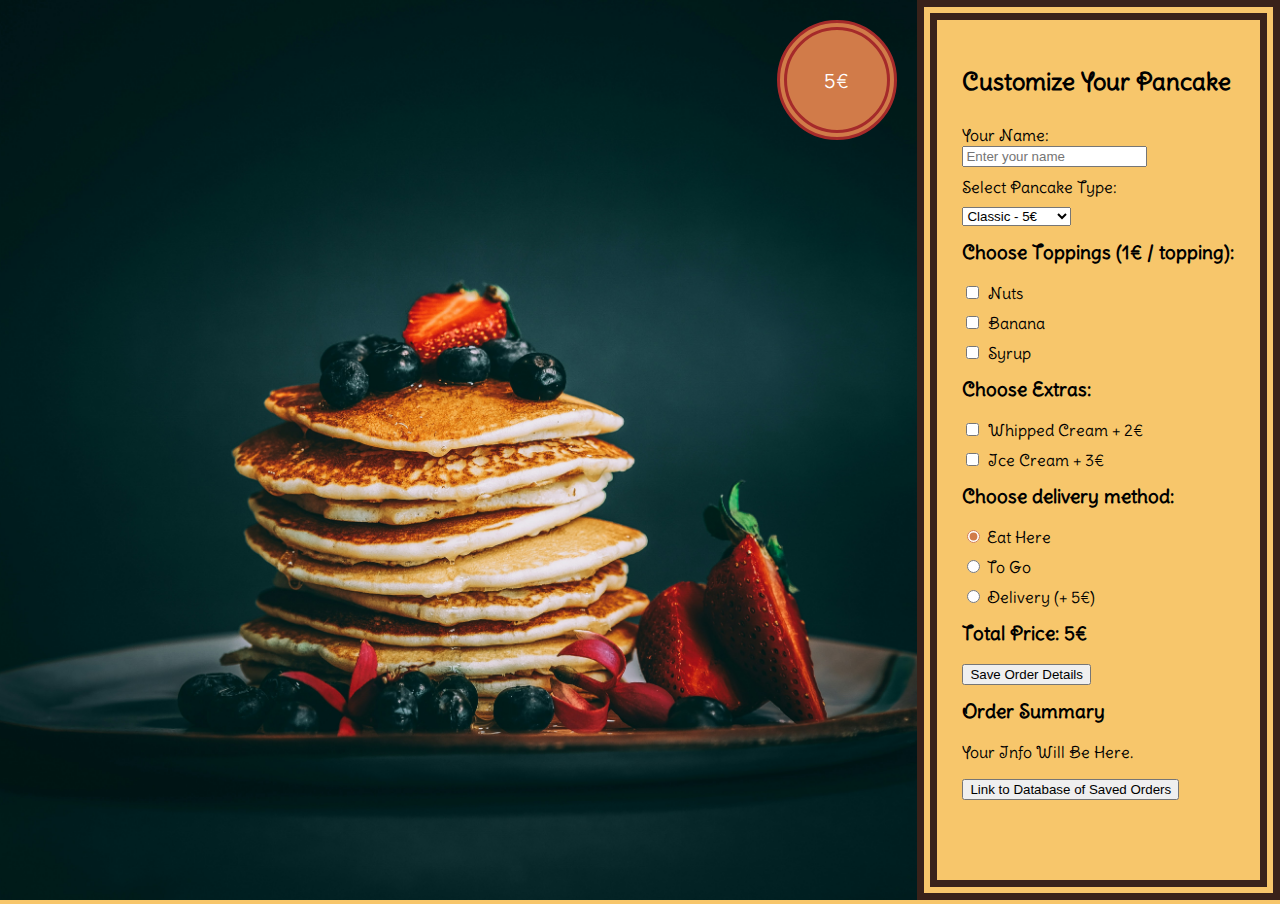
<file: pannukakku_vaihe3/pannukakku3.html>
<!DOCTYPE html>
<html lang="en">
  <head>
    <meta charset="UTF-8" />
    <title>Order a Pancake</title>
    <link rel="stylesheet" href="style.css" />
    <link rel="preconnect" href="https://fonts.googleapis.com" />
    <link rel="preconnect" href="https://fonts.gstatic.com" crossorigin />
    <link
      href="https://fonts.googleapis.com/css2?family=Delius+Swash+Caps&display=swap"
      rel="stylesheet"
    />
  </head>
  <body>
    <div class="container">
      <div class="image-container">
        <img src="pancake.jpeg" alt="Delicious pancakes" />
        <div class="price-banner"><span id="totalPrice">5€</span></div>
      </div>

      <div class="form-container">
        <h2>Customize Your Pancake</h2>

        <form id="pancakeForm">
          <!-- Asiakkaan nimi -->
          <label for="customerName">Your Name:</label>
          <input type="text" id="customerName" placeholder="Enter your name" />

          <!-- Pannukakun tyyppi -->
          <label for="type">Select Pancake Type:</label>
          <select id="type">
            <option data-price="5">Classic - 5€</option>
            <option data-price="6">Chocolate - 6€</option>
            <option data-price="7">Berry - 7€</option>
          </select>

          <!-- Täytteet -->
          <h3>Choose Toppings (1€ / topping):</h3>
          <label
            ><input type="checkbox" class="topping" data-price="1" /> Nuts
          </label>
          <label
            ><input type="checkbox" class="topping" data-price="1" /> Banana
          </label>
          <label
            ><input type="checkbox" class="topping" data-price="1" /> Syrup
          </label>

          <!-- Lisukkeet -->
          <h3>Choose Extras:</h3>
          <label
            ><input type="checkbox" class="extra" data-price="2" /> Whipped
            Cream + 2€</label
          >
          <label
            ><input type="checkbox" class="extra" data-price="3" /> Ice Cream +
            3€</label
          >

          <!-- Toimitustapa -->
          <h3>Choose delivery method:</h3>
          <label
            ><input
              type="radio"
              name="delivery"
              class="delivery"
              data-price="0"
              checked
            />
            Eat Here</label
          >
          <label
            ><input
              type="radio"
              name="delivery"
              class="delivery"
              data-price="0"
            />
            To Go</label
          >
          <label
            ><input
              type="radio"
              name="delivery"
              class="delivery"
              data-price="5"
            />
            Delivery (+ 5€)</label
          >

          <!-- Kokonaishinnan näyttäminen -->
          <h3>Total Price: <span id="totalPriceDisplay">5€</span></h3>

          <!-- Tarkista tilaus -nappi -->
          <button type="button" id="seeOrder">Save Order Details</button>
        </form>

        <!-- Tilauksen yhteenvedon esittäminen -->
        <div id="orderSummary">
          <h3>Order Summary</h3>
          <p id="summaryText">Your Info Will Be Here.</p>
        </div>

        <a href="pannukakku3_database.html"
          ><button>Link to Database of Saved Orders</button></a
        >
      </div>
    </div>

    <script src="script.js"></script>
  </body>
</html>
</file>
<file: styles.css>
:root {
        --bg-color: #f5f5f5;
        --text-color: #333;
        --header-bg: linear-gradient(135deg, #1d4be4, #0e5c31);
        --section-bg: white;
        --shadow: 0 2px 4px rgba(0, 0, 0, 0.1);
        --h2-color: #0f309c;
        --interactive-bg: #f0f8ff;
        --footer-bg: #333;
        --footer-text: white;
      }
      .dark-mode {
        --bg-color: #222;
        --text-color: #f0f0f0;
        --header-bg: linear-gradient(135deg, #0f309c, #05361b);
        --section-bg: #333;
        --shadow: 0 2px 4px rgba(0, 0, 0, 0.3);
        --h2-color: #3498db;
        --project-item-bg: #ddd;
        --interactive-bg: #1a2a3a;
        --footer-bg: #111;
        --footer-text: #ddd;
      }
      body {
        font-family: "Arial", sans-serif;
        line-height: 1.6;
        margin: 0;
        padding: 0;
        background-color: var(--bg-color);
        color: var(--text-color);
        transition: all 0.3s ease;
      }
      header {
        background: var(--header-bg);
        color: white;
        text-align: center;
        padding: 3rem;
        margin-bottom: 3rem;
        position: relative;
      }
      #navbar {
        display: flex;
        gap: 1.5rem;
      }

      .nav-item {
        position: relative;
        display: inline-block;
        margin-left: 1em;
      }

      .navButton {
        position: relative;
        z-index: 2;
        padding: 0.5em;
        color: beige;
        text-decoration: none;
        transition: color 0.3s ease;
      }

      .underline-box {
        position: absolute;
        bottom: 0;
        left: 0;
        width: 100%;
        height: 2px;
        background-color: #3498db;
        z-index: 1;
        transform-origin: bottom;
        transition: all 0.4s ease-in-out;
      }

      .nav-item:hover .underline-box {
        height: 100%;
      }

      .container {
        max-width: 1200px;
        margin: 0 auto;
        padding: 0 20px;
        text-align: left;
      }

      .profile-img {
        width: 200px;
        height: 200px;
        border-radius: 50%;
        object-fit: cover;
        border: 5px solid white;
        box-shadow: var(--shadow);
        margin: 0 auto;
        display: block;
      }

      section {
        background: var(--section-bg);
        padding: 2rem;
        margin-bottom: 2rem;
        border-radius: 8px;
        box-shadow: var(--shadow);
      }

      h2 {
        color: var(--h2-color);
        border-bottom: 2px solid #eee;
        padding-bottom: 0.5rem;
      }

      .projects {
        display: grid;
        grid-template-columns: repeat(3, 1fr);
        gap: 2rem;
        padding: 1rem 0;
      }

      .project-container {
        text-align: center;
      }

      .project-description {
        margin-top: 10px;
      }

      .project-item {
        color: #111;
        background: var(--project-item-bg, var(--section-bg));
        border: 3px solid transparent;
        border-radius: 12px;
        box-shadow: 0 2px 5px rgba(0, 0, 0, 0.5);
        padding: 20px;
        margin: 15px;
        transition: transform 0.3s ease, box-shadow 0.3s ease;
        transform: translateY(0);
      }

      .project-item:hover {
        transform: translateY(-8px);
        box-shadow: 0 8px 15px rgba(0, 0, 0, 0.15);
        border: 3px solid var(--h2-color);
      }

      footer {
        text-align: center;
        padding: 2rem;
        background: var(--footer-bg);
        color: var(--footer-text);
      }
      .animated-text {
        animation: colorChange 3s infinite alternate;
      }
      @keyframes colorChange {
        from {
          color: beige;
        }
        to {
          color: yellow;
        }
      }
      .contact-form input,
      .contact-form textarea {
        width: 100%;
        padding: 10px;
        margin-bottom: 15px;
        border: 1px solid #ddd;
        border-radius: 4px;
        background-color: var(--section-bg);
        color: var(--text-color);
      }
      .contact-form button {
        background: #6e8efb;
        color: white;
        border: none;
        padding: 10px 20px;
        border-radius: 4px;
        cursor: pointer;
        transition: background 0.3s;
      }
      .contact-form button:hover {
        background: #5a7df4;
      }
      .theme-toggle {
        position: absolute;
        top: 20px;
        right: 20px;
        background: rgba(255, 255, 255, 0.2);
        border: none;
        color: white;
        padding: 8px 15px;
        border-radius: 20px;
        cursor: pointer;
        display: flex;
        align-items: center;
        gap: 8px;
        transition: all 0.3s ease;
      }
      .theme-toggle:hover {
        background: rgba(255, 255, 255, 0.3);
      }
      .toggle-icon {
        font-size: 18px;
      }
      #backToTopBtn {
        position: fixed;
        bottom: 20px;
        right: 20px;
        z-index: 100;
        padding: 10px 15px;
        font-size: 16px;
        border: none;
        border-radius: 6px;
        background-color: #333;
        color: white;
        cursor: pointer;
        display: none;
      }

      #backToTopBtn:hover {
        background-color: #555;
      }

      a {
        text-decoration: none;
    }
    a:hover {
        text-decoration: underline;
    }

      /* code from AI starts here, some adjustments made by designer*/
      /* Mobile Responsive Adjustments */
      @media (max-width: 768px) {
        /* Move theme toggle to top-left on mobile */
        .theme-toggle {
          position: fixed;
          top: 10px;
          left: 10px;
          right: auto;
          z-index: 100;
          padding: 6px 12px;
          font-size: 14px;
        }

        /* Adjust navbar for mobile */
        #navbar {
          flex-direction: column;
          gap: 0.5rem;
          margin-top: 50px; /* Make space for the toggle */
        }

        /* Stack projects vertically on mobile */
        .projects {
          display: grid;
          grid-template-columns: repeat(2, 1fr);
          gap: 1rem;
          padding: 1rem 0;
        }

        /* Make project items full width on mobile */
        .project-item {
          width: 100%;
          margin: 10px 0;
          box-sizing: border-box;
          height: 35vh;
          }

        /* Reduce hover effect intensity on mobile */
        .project-item:hover {
          transform: translateY(-3px) scale(1.05);
        }

        /* Adjust header padding */
        header {
          padding: 1.5rem 0;
        }

        /* Make profile image smaller */
        .profile-img {
          width: 150px;
          height: 150px;
        }

        /* Adjust section padding */
        section {
          padding: 1.5rem;
        }
      }

      /* For very small screens */
      @media (max-width: 480px) {
        .theme-toggle span:not(.toggle-icon) {
          display: none; /* Hide text, keep only icon */
        }

        .theme-toggle {
          padding: 8px;
          border-radius: 50%;
        }

        .container {
          padding: 0 15px;
        }

        .project-item {
          padding: 15px;
        }
      }
      @media (max-width: 768px) {
        .project-item {
          width: 100%; /* Full width on mobile */
          margin: 10px 0; /* Vertical spacing only */
        }

        .project-item:hover {
          transform: translateY(-5px); /* Smaller lift on mobile */
        }
      }
      /* code from AI ends here*/
</file>
<file: magic 8ball/styles.css>
.inner {
  width: 200px;
  height: 200px;
  background-color: white;
  border-radius: 50%;
  display: flex;
  align-items: center;
  justify-content: center;
  font-size: 10rem;
}
.outer {
  width: 500px;
  height: 500px;
  border-radius: 50%;
  display: flex;
  align-items: center;
  justify-content: center;
  background-image: radial-gradient(circle, rgb(130, 130, 130) 10%, black 66%);
}

.outer:hover {
  animation: shake 0.5s;
  animation-iteration-count: infinite;
}
@keyframes shake {
  0% {
    transform: translate(0, 0);
  }
  20% {
    transform: translate(-10px, 0);
  }
  40% {
    transform: translate(10px, 0);
  }
  60% {
    transform: translate(-10px, 0);
  }
  80% {
    transform: translate(10px, 0);
  }
  100% {
    transform: translate(0, 0);
  }
}
</file>
<file: pikku_eläintarha/style.css>
/* General Page Styling */
body {
  font-family: Arial, sans-serif;
  background-color: #f8f8f8;
  text-align: center;
  margin: 0;
  padding: 20px;
}

/* Main Container */
.container {
  width: 80%;
  max-width: 600px;
  margin: auto;
  background: white;
  padding: 20px;
  box-shadow: 0px 4px 6px rgba(0, 0, 0, 0.1);
  border-radius: 8px;
}

/* Heading */
h1 {
  color: #333;
}

/* Controls (Search, Filter, Sort) */
.controls {
  margin-bottom: 15px;
}

input,
select,
button {
  padding: 10px;
  margin: 5px;
  border: 1px solid #ddd;
  border-radius: 4px;
  font-size: 16px;
}

button {
  background-color: #007bff;
  color: white;
  cursor: pointer;
}

button:hover {
  background-color: #0056b3;
}

/* Animal List */
#animalList {
  list-style-type: none;
  padding: 0;
}

#animalList li {
  background: #fff;
  margin: 8px 0;
  padding: 10px;
  border-radius: 5px;
  box-shadow: 0px 2px 4px rgba(0, 0, 0, 0.1);
  display: flex;
  justify-content: space-between;
  align-items: center;
}

.animal-name {
  color: orange;
}

.animal-type {
  color: green;
}

.remove-btn {
  background-color: #dc3545;
  color: white;
  border: none;
  padding: 5px 8px;
  cursor: pointer;
}

.remove-btn:hover {
  background-color: #c82333;
}

/* Add New Animal Form */
.add-animal {
  margin-top: 20px;
  padding-top: 15px;
  border-top: 2px solid #ddd;
}
</file>
<file: flexfest/style.css>
* {
  box-sizing: border-box;
  margin: 0;
  padding: 0;
}
body {
  font-family: Arial, sans-serif;
  line-height: 1.5;
  color: #333;
}

/* --- Header & nav --- */
.header {
  /* Flexbox-määrittelyt poistettu */
  display: flex;
  align-content: center;
  justify-content: space-between;
  padding: 1rem 2rem;
  background: #222;
  color: #fff;
}
.nav {
  /* Flexbox-määrittelyt poistettu */
  display: flex;
  flex-wrap: wrap;
  gap: 1.5rem; /* navigaation linkkien väli */
}
.nav a {
  color: #fff;
  text-decoration: none;
}

/* --- Hero --- */
.hero {
  /* Flexbox-määrittelyt poistettu */
  display: flex;
  align-items: center;
  flex-direction: column;
  justify-content: center;
  height: 45vh;
  background: linear-gradient(135deg, #ff6a00, #ee0979);
  color: #fff;
  text-align: center;
}
.hero h1 {
  font-size: 3rem;
  margin-bottom: 0.5rem;
}

/* --- Ohjelmakalenteri --- */
.calendar {
  /* Flexbox-määrittelyt poistettu */
  /*display: grid;
  grid-template-columns: 1fr 1fr 1fr;*/
  display: flex;
  gap: 1rem;
  padding: 2rem;
}
.day-card {
  /* Flexbox-määrittelyt poistettu */

  flex: 1;
  flex-direction: column;
  background: #f4f4f4;
  padding: 1rem;
  border-radius: 0.5rem;
}
.day-card h2 {
  margin-bottom: 0.5rem;
}
.artist {
  margin: 0.25rem 0;

  /* Flex-määrittelyt poistettu */
}
.artist .time {
  display: inline-block;
  width: 3.5rem; /* tilaa ajalle */
  margin-right: 0.5rem;
  font-weight: bold;
  color: #555;
  text-align: right;
}

/* --- Lipputen kortit --- */
.tickets {
  /* Flexbox-määrittelyt poistettu */
  /*display: grid;
  grid-template-columns: 1fr 1fr 1fr;*/
  display: flex;
  gap: 1rem;
  padding: 2rem;
}
.ticket-card {
  /* Flex-määrittelyt poistettu */
  display: flex;
  justify-content: space-around;
  flex-direction: column;
  align-items: center;
  padding: 1.5rem;
  border: 2px solid #ccc;
  border-radius: 0.5rem;
  flex: 1;
}
.ticket-card.vip {
  /* Flex-määrittelyt poistettu */
  order: -1;
  border-color: gold;
}
.ticket-card h3 {
  margin-bottom: 0.5rem;
}
.ticket-card p {
  font-size: 1.5rem;
  margin-bottom: 1rem;
}
.ticket-card ul {
  list-style: disc inside;
}

/* --- Sijainti & kartta --- */
.location {
  /* Flexbox-määrittelyt poistettu */
  /*display: grid;
  grid-template-columns: 1fr 2fr;*/
  display: flex;
  gap: 2rem;
  padding: 2rem;
}
/* Kartan kontaineri vie 1/3 vaakatilasta desktopilla */
.map {
  /* Flex-määrittelyt poistettu */
  flex: 1;
}
.map img {
  width: 100%;
  height: auto;
  border-radius: 0.5rem;
}
/* Osoiteteksti vie loput tilasta */
.address {
  /* Flex-määrittelyt poistettu */
  flex: 2;
  align-content: center;
}
.address h2 {
  margin-bottom: 0.5rem;
}
section {
  display: grid;
  grid-template-columns: 1fr 1fr 1fr 1fr 1fr ;
  grid-template-rows: 1fr 1fr 1fr;
  margin-bottom: 1.5rem;
}
.item {
  width: 100%;
  height: 100%;
  padding: 0.5rem;
  margin: 0.5rem;
}
.item1 {
  grid-column: 1 /span 1;
  grid-row: 1 / span 2;
}
.item2 {
  grid-column: 2 / span 1;
  grid-row: 1 / span 1;
}
.item3 {
  grid-column: 3 / span 2;
  grid-row: 1 / span 1;
}
.item4 {
grid-column: 5 / span 1;
grid-row: 1 /span 1;
}
.item5 {
  grid-column: 2 / span 2;
  grid-row: 2 / span 1;
}
.item6 {
  grid-column: 4 / span 2;
  grid-row: 2 /span 2;
}
.item7 {
  grid-column: 1 / span 1;
  grid-row: 3 /span 1;
}
.item8 {
  grid-column: 2 / span 1;
  grid-row: 3 /span 1;
}
.item9 {
  grid-column: 3 / span 1;
  grid-row: 3 /span 1;
}

/* --- Footer --- */
.footer {
  /* Flexbox-määrittelyt poistettu */
  display: flex;
  align-items: center;
  flex-direction: column;
  padding: 1.5rem;
  background: #222;
  color: #fff;
}
.social {
  /* Flexbox-määrittelyt poistettu */
  gap: 1rem;
  margin-bottom: 0.5rem;
}
.social a {
  color: #fff;
  text-decoration: none;
}

/* Alla oleva on vapaaehtoinen osuus! */

/* --- Responsiivisuus --- */
@media (max-width: 768px) {
  .nav {
    display: none; /* piilota nav mobiilissa */
  }
  /* Flex-määrittelyt poistettu: .calendar, .tickets, .location */

  /* Kartta ja osoite täyttävät koko leveyden mobiilissa */
  .map,
  .address {
    /* Flex-määrittelyt poistettu */
    width: 100%;
  }
}
</file>
<file: pannukakku_vaihe3/style.css>
body {
  background-color: #f7c66b;
  color: #000000;
  display: flex;
  justify-content: center;
  align-items: center;
  margin: 0;
  min-height: 100vh;
  overflow: auto;
  font-family: "Delius Swash Caps", Arial, Helvetica, sans-serif;
}

.container {
  display: flex;
  justify-content: center;
  align-items: stretch;
  width: 100vw;
}

.image-container {
  position: relative;
  flex: 1;
}

.image-container img {
  object-fit: cover;
  width: 100%;
  height: 100vh;
}

.form-container {
  height: 100vh;
  box-sizing: border-box;
  display: flex;
  flex-direction: column;
  padding: 2vw;
  justify-items: center;
  overflow-y: hidden;
  border: 20px double #39221a;
}

input[type="checkbox"] {
  accent-color: #d17b49;
}

input[type="radio"] {
  accent-color: #d17b49;
}

.price-banner {
  position: absolute;
  top: 20px;
  right: 20px;
  background-color: #d17b49;
  color: white;
  border-radius: 50%;
  border: 10px double brown;
  width: 100px;
  height: 100px;
  display: flex;
  justify-content: center;
  align-items: center;
  font-size: 20px;
}

h3 {
  margin-top: 15px;
}

input[type="checkbox"] {
  margin-right: 5px;
}

select,
label {
  display: block;
  margin-top: 10px;
}
</file>
